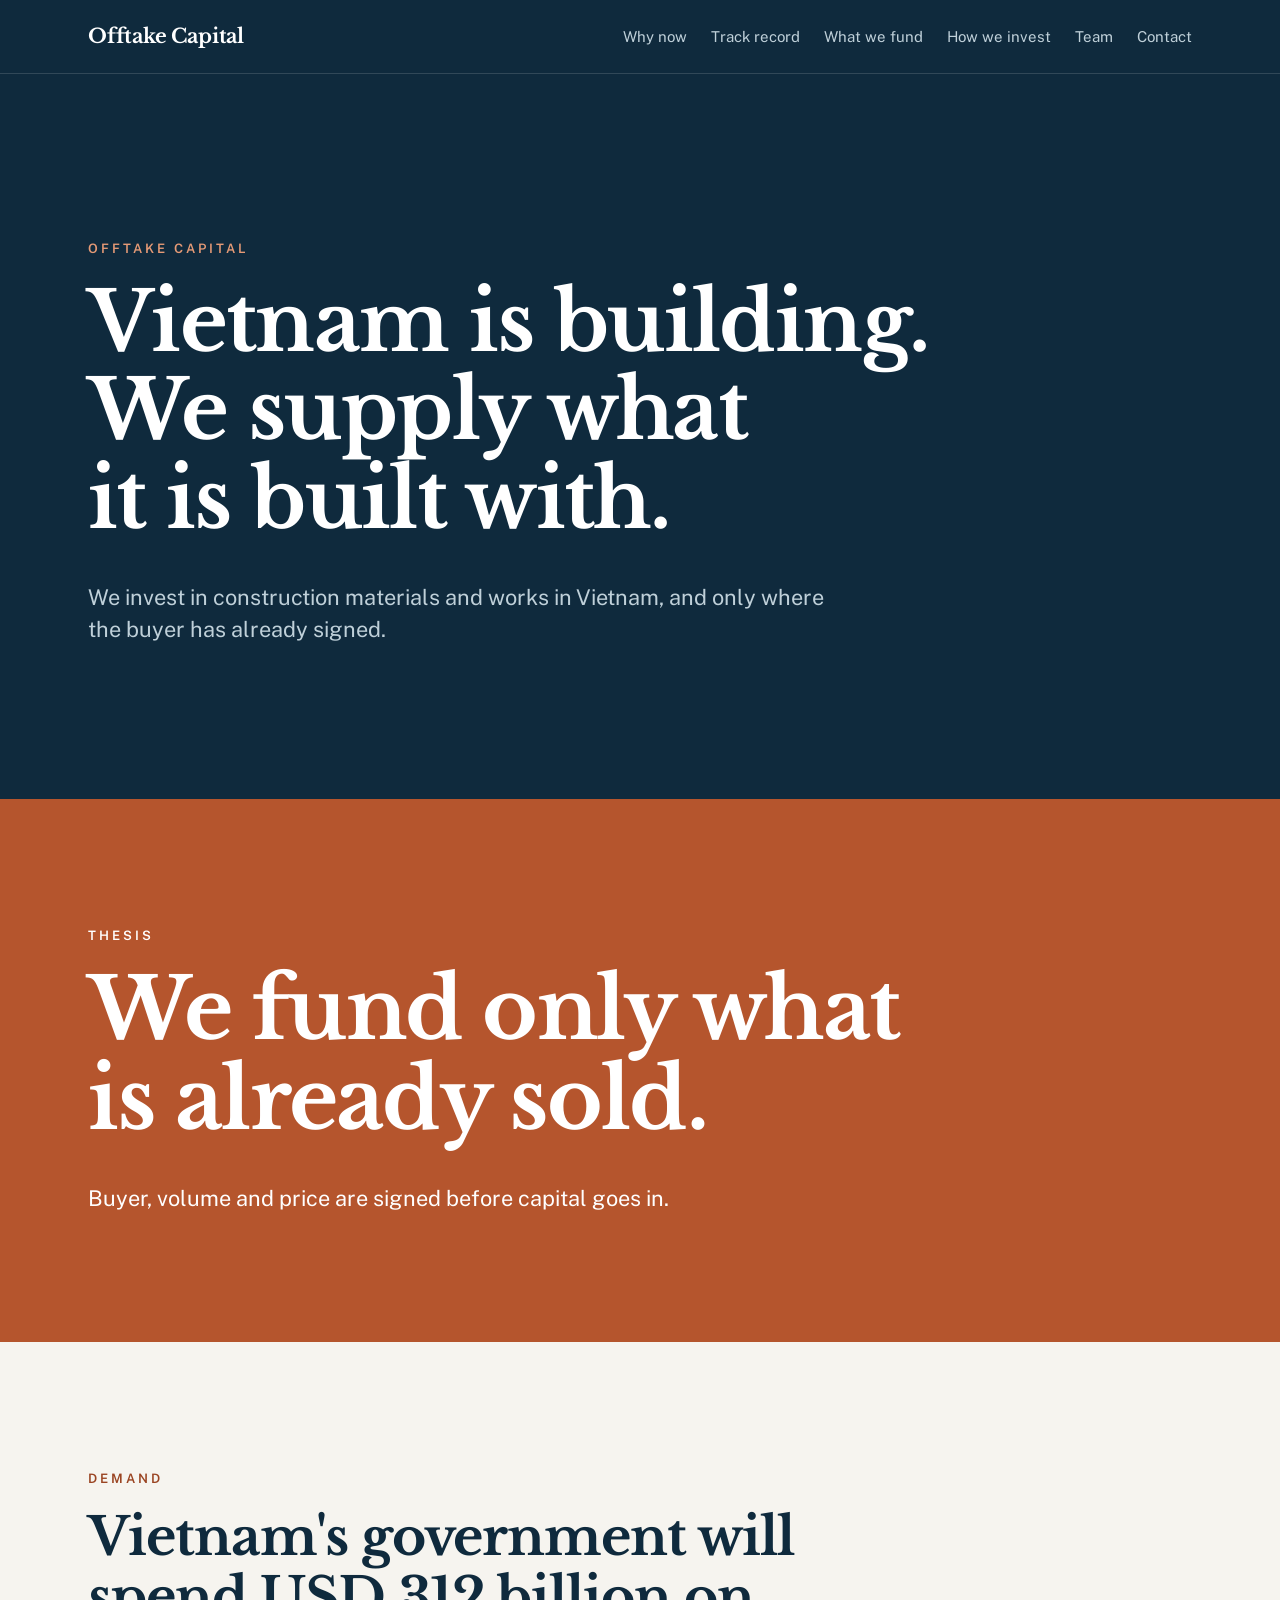
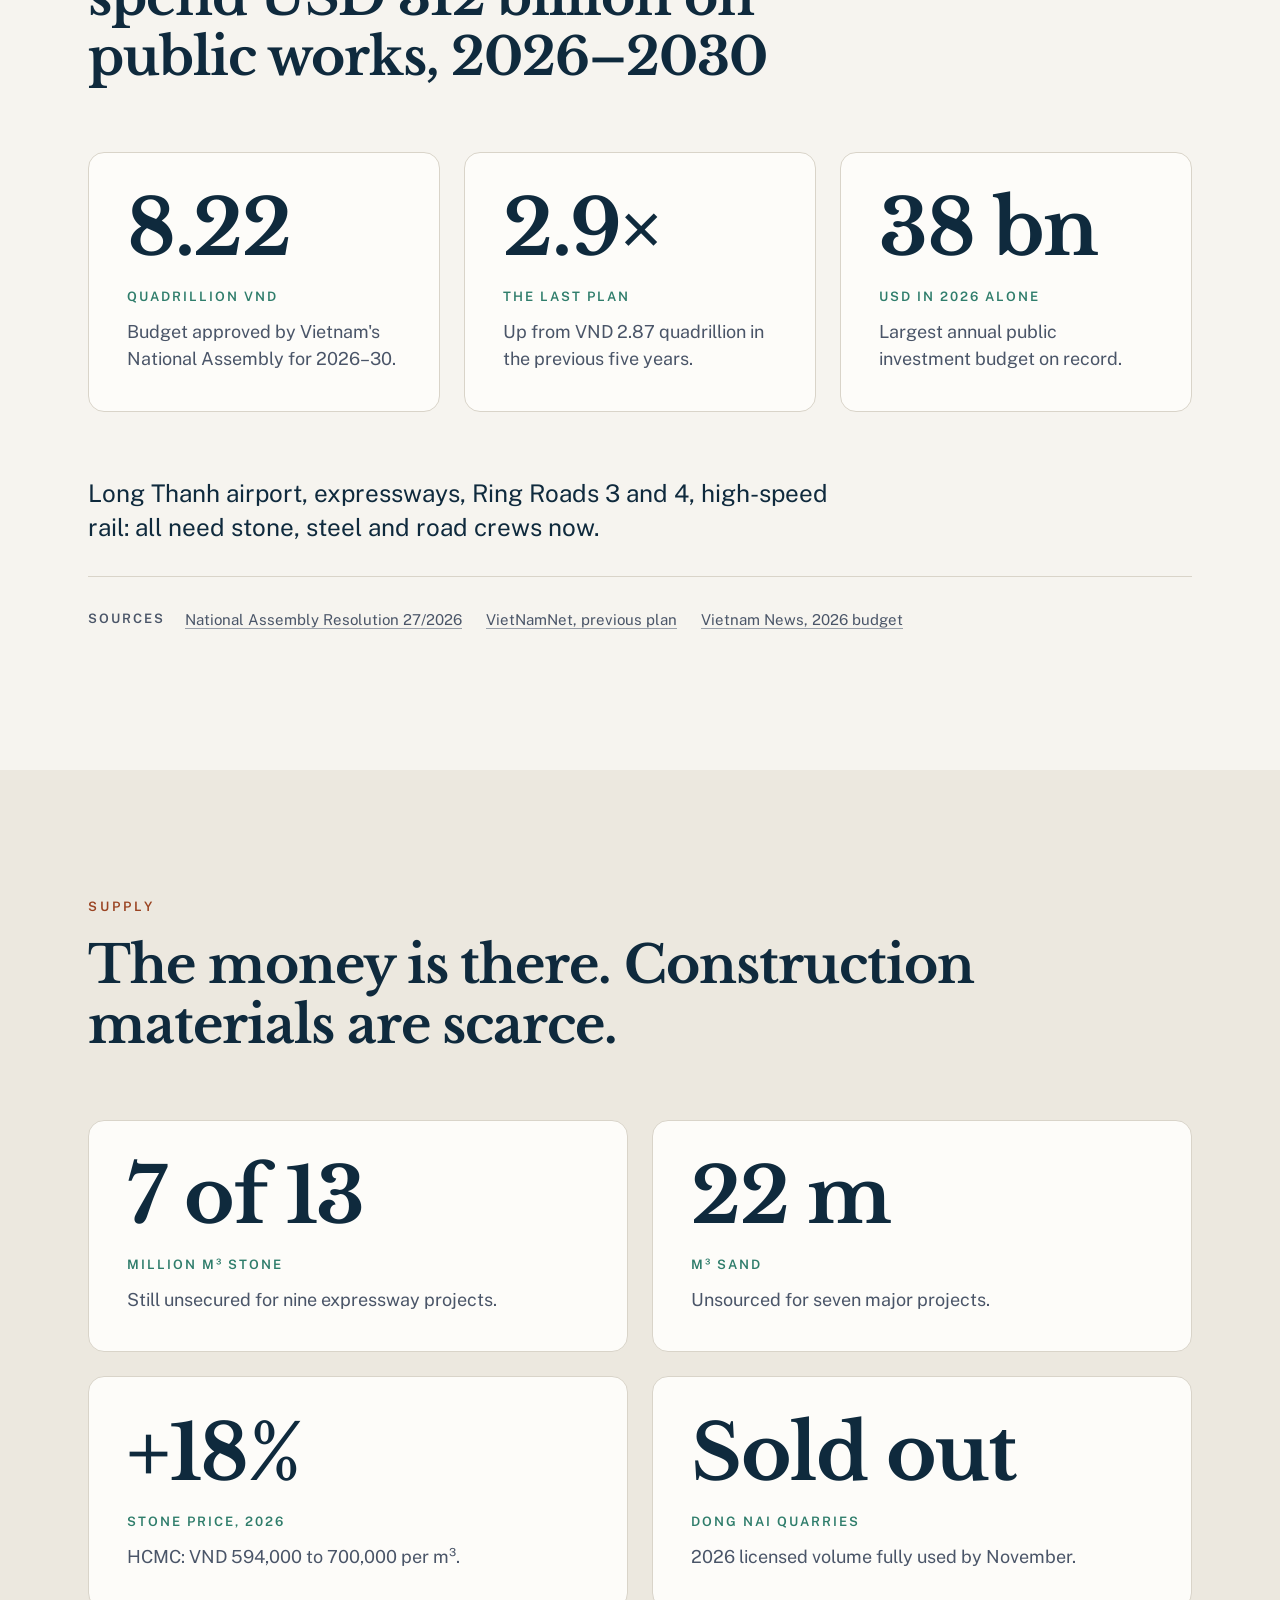
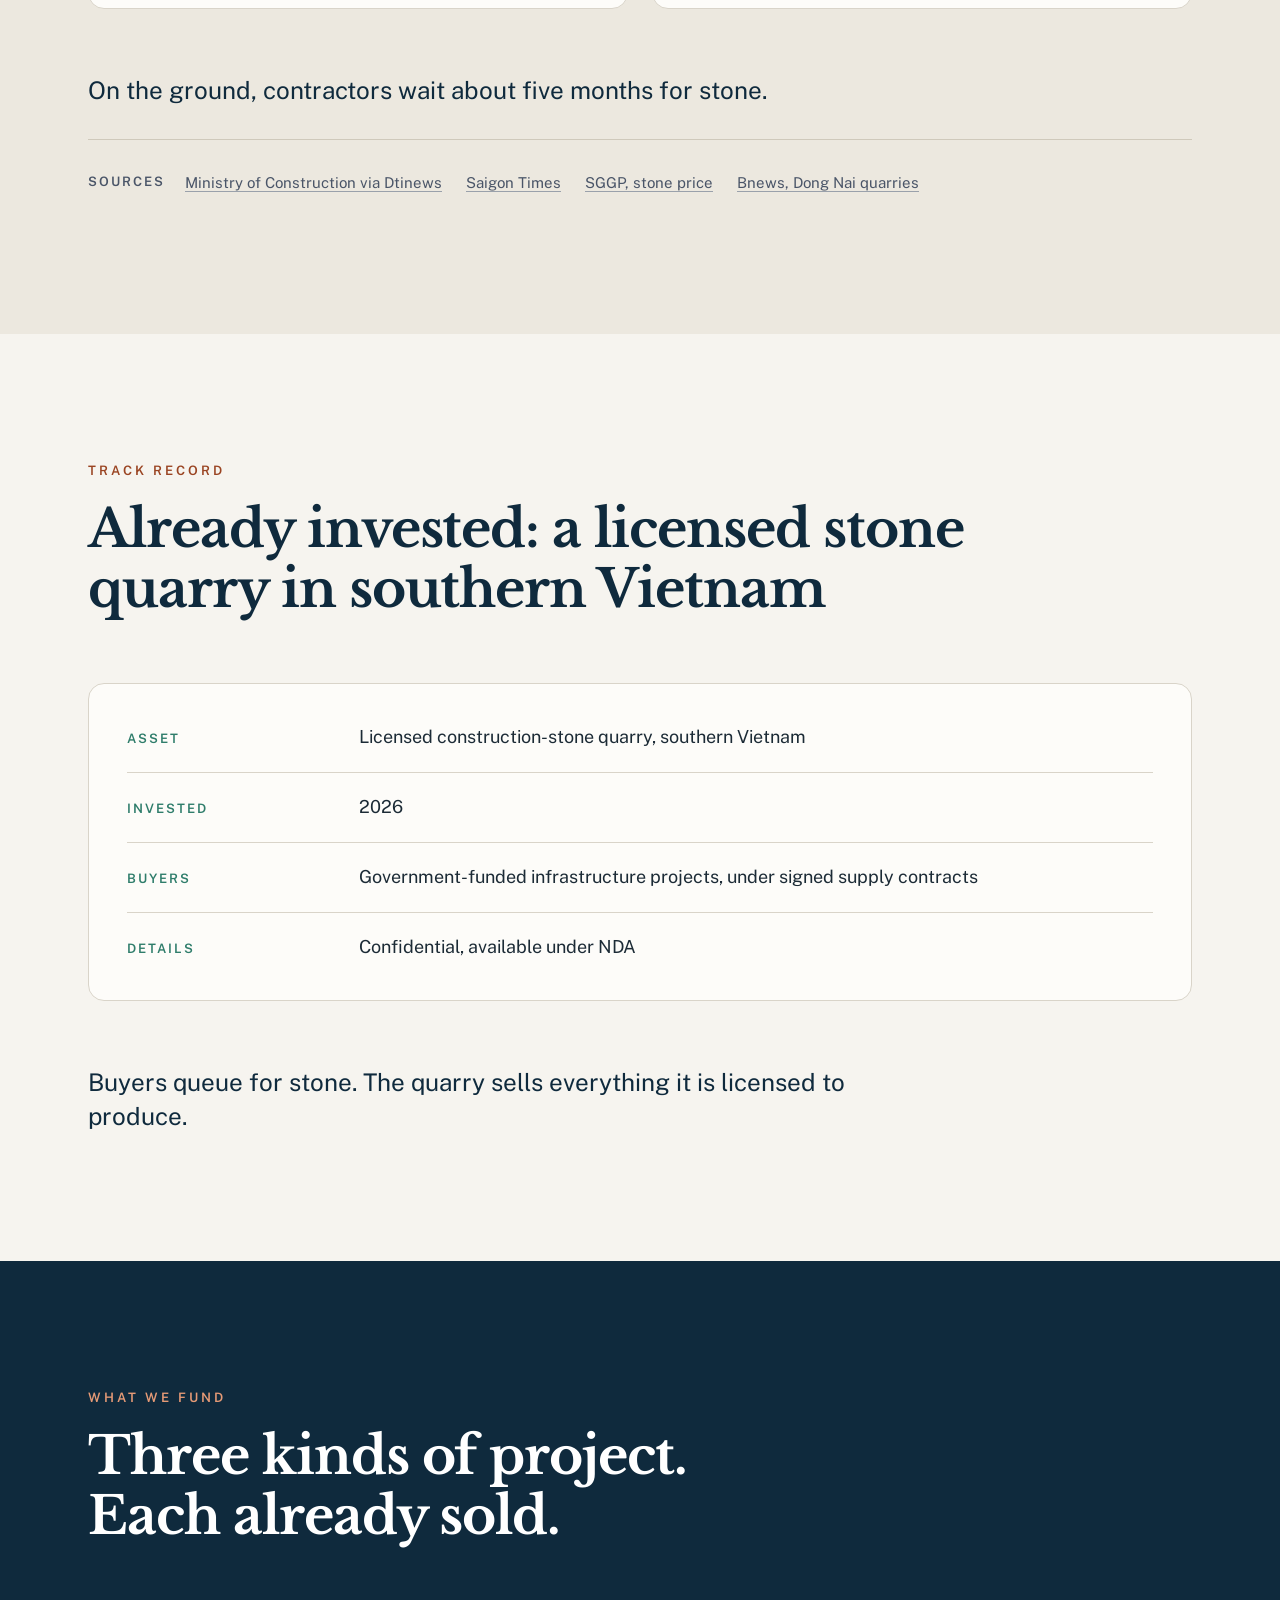
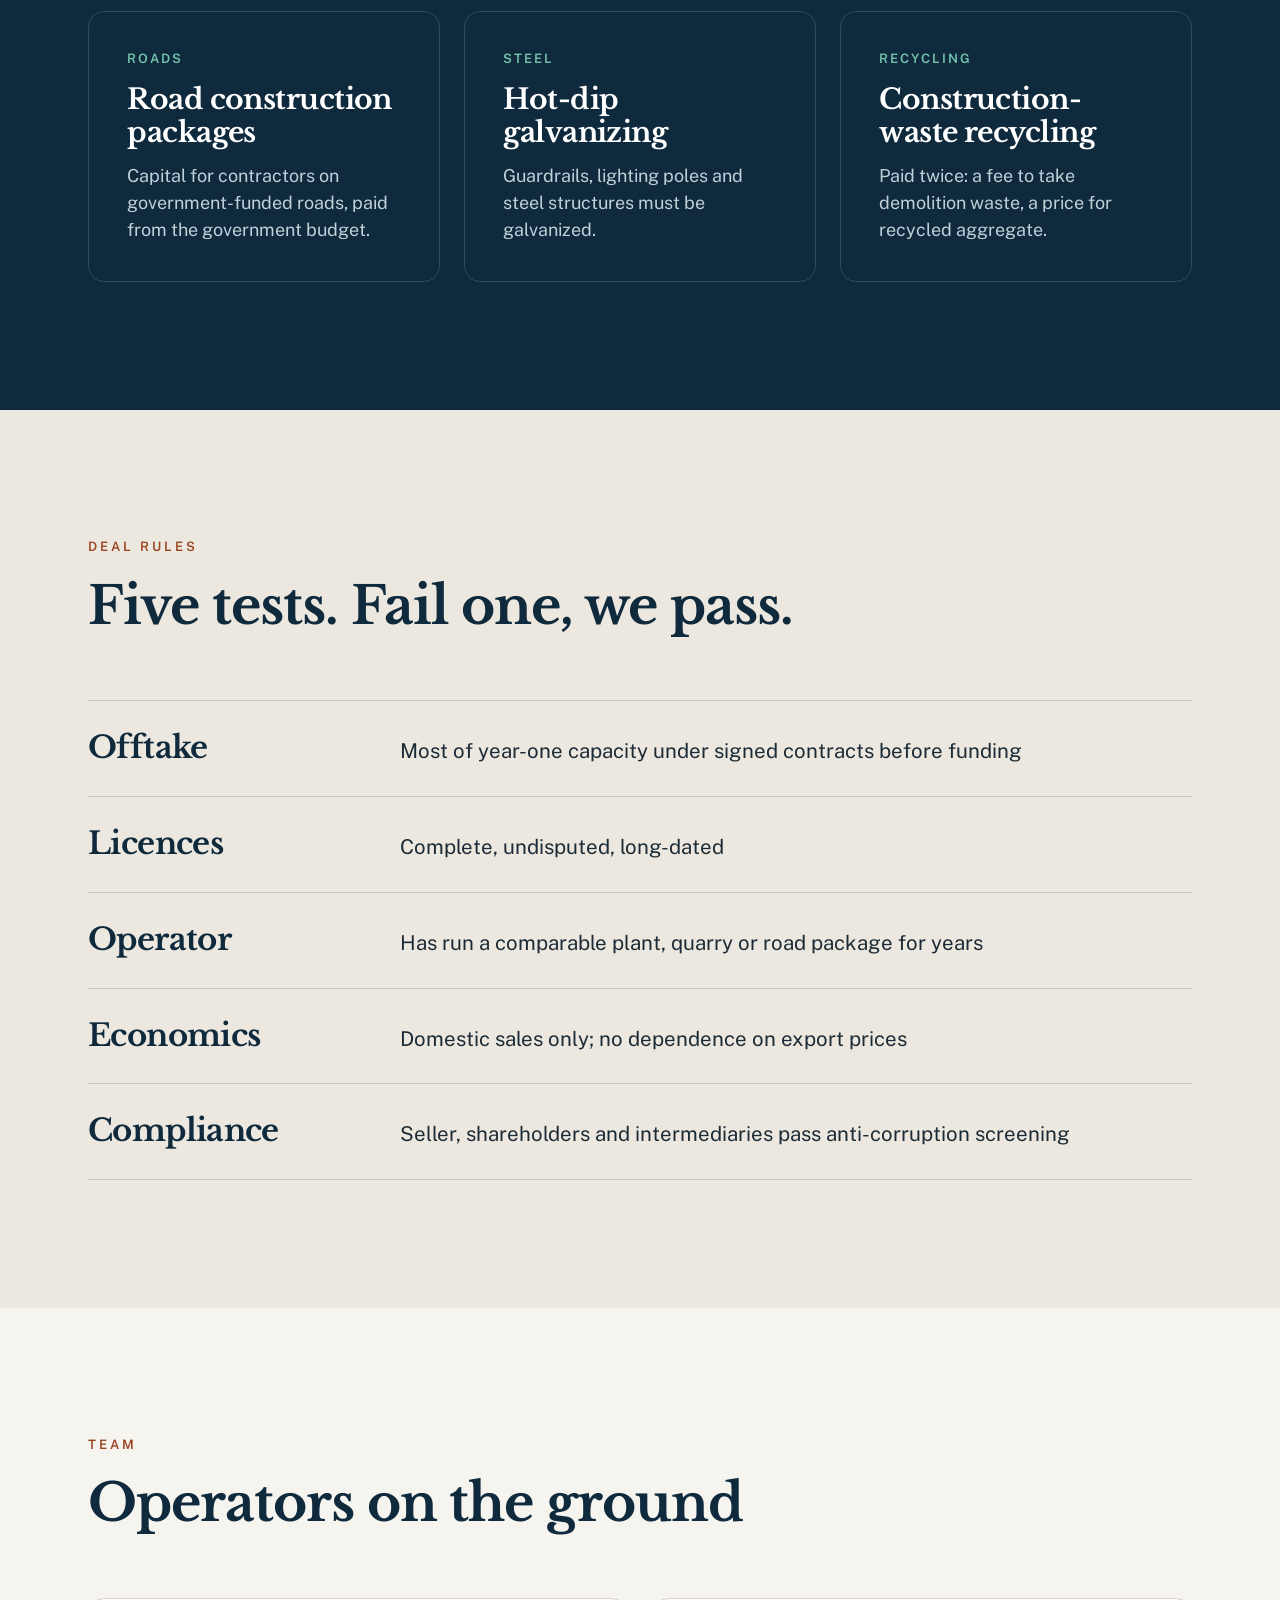
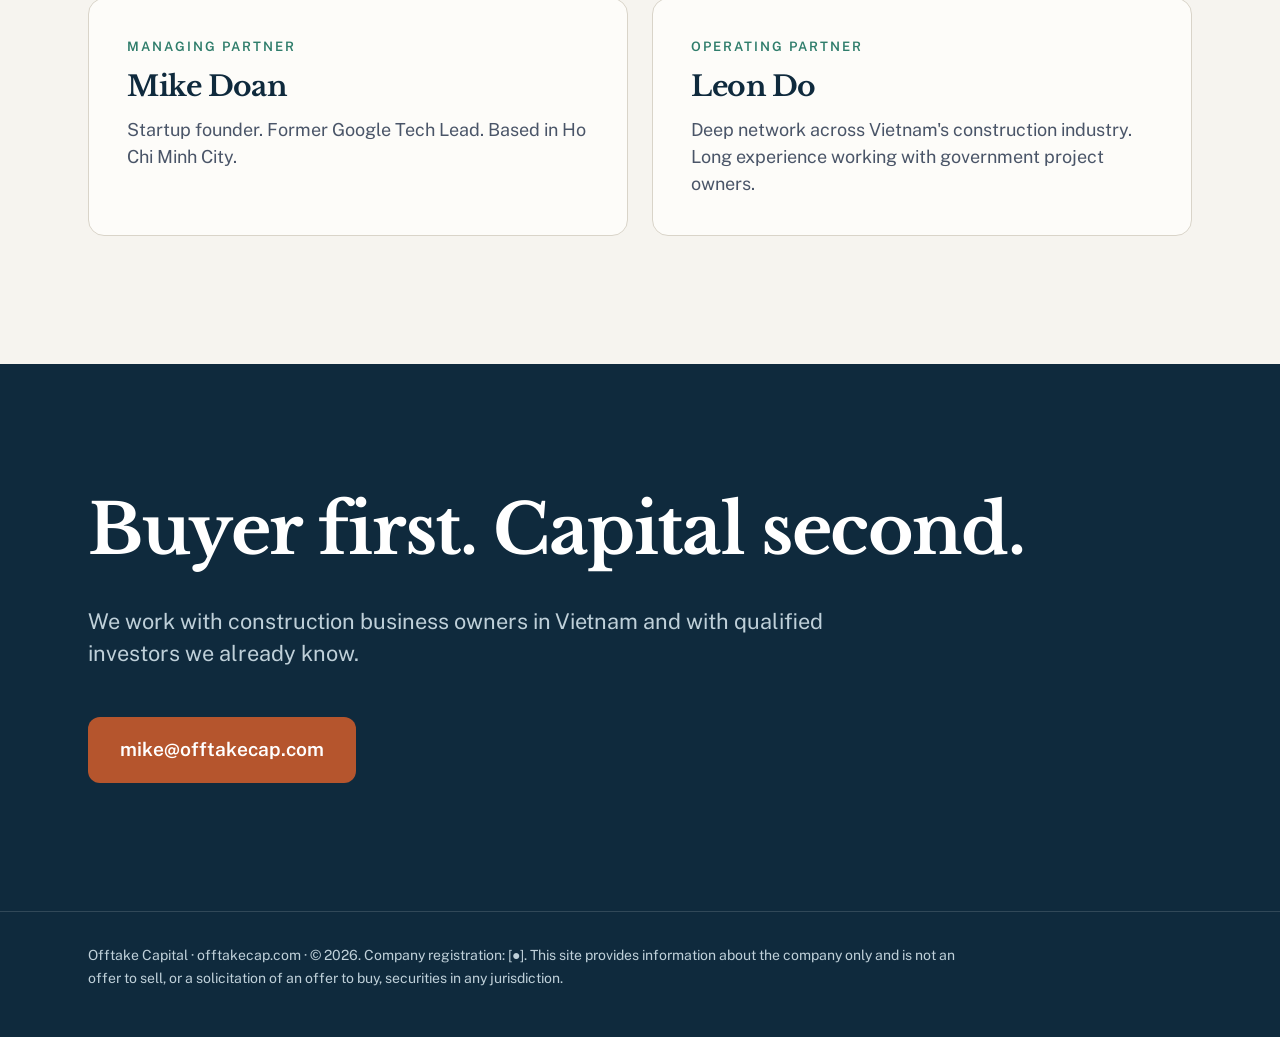
<file: site/index.html>
<!doctype html>
<html lang="en">
<head>
  <meta charset="utf-8">
  <meta name="viewport" content="width=device-width, initial-scale=1">
  <title>Offtake Capital — Vietnam construction materials, already sold</title>
  <meta name="description" content="Offtake Capital invests in Vietnam's construction supply chain, only where the buyer has already signed.">
  <meta name="theme-color" content="#0F2A3D">

  <link rel="canonical" href="https://offtakecap.com/">

  <meta property="og:type" content="website">
  <meta property="og:site_name" content="Offtake Capital">
  <meta property="og:title" content="Offtake Capital — Vietnam construction materials, already sold">
  <meta property="og:description" content="Offtake Capital invests in Vietnam's construction supply chain, only where the buyer has already signed.">
  <meta property="og:url" content="https://offtakecap.com/">
  <meta property="og:image" content="https://offtakecap.com/og.png">
  <meta property="og:image:width" content="1200">
  <meta property="og:image:height" content="630">
  <meta property="og:locale" content="en_US">
  <meta name="twitter:card" content="summary_large_image">
  <meta name="twitter:title" content="Offtake Capital — Vietnam construction materials, already sold">
  <meta name="twitter:description" content="Offtake Capital invests in Vietnam's construction supply chain, only where the buyer has already signed.">
  <meta name="twitter:image" content="https://offtakecap.com/og.png">

  <link rel="icon" href="favicon.svg" type="image/svg+xml">
  <link rel="preconnect" href="https://fonts.googleapis.com">
  <link rel="preconnect" href="https://fonts.gstatic.com" crossorigin>
  <link rel="stylesheet" href="https://fonts.googleapis.com/css2?family=Libre+Baskerville:wght@700&family=Public+Sans:wght@400;600&display=swap">
  <link rel="stylesheet" href="styles.css">
</head>
<body>
  <a class="skip" href="#main">Skip to content</a>

  <header class="site-header">
    <div class="wrap header-row">
      <a class="brand" href="#top">Offtake Capital</a>
      <button class="menu-toggle" type="button" aria-expanded="false" aria-controls="site-nav">Menu</button>
      <nav id="site-nav" aria-label="Primary">
        <ul class="nav">
          <li><a href="#why-now">Why now</a></li>
          <li><a href="#track-record">Track record</a></li>
          <li><a href="#what-we-fund">What we fund</a></li>
          <li><a href="#how-we-invest">How we invest</a></li>
          <li><a href="#team">Team</a></li>
          <li><a href="#contact">Contact</a></li>
        </ul>
      </nav>
    </div>
  </header>
  <script src="app.js"></script>

  <main id="main" tabindex="-1">

    <section class="band navy hero" id="top" aria-labelledby="hero-h">
      <div class="wrap rise">
        <p class="eyebrow">Offtake Capital</p>
        <h1 id="hero-h"><span>Vietnam is building.</span> <span>We supply what it is built with.</span></h1>
        <p class="lede">We invest in construction materials and works in Vietnam, and only where the buyer has already signed.</p>
      </div>
    </section>

    <section class="band clay statement" id="thesis" aria-labelledby="thesis-h">
      <div class="wrap">
        <p class="eyebrow">Thesis</p>
        <h2 id="thesis-h">We fund only what is already sold.</h2>
        <p class="lede">Buyer, volume and price are signed before capital goes in.</p>
      </div>
    </section>

    <section class="band paper" id="why-now" aria-labelledby="demand-h">
      <div class="wrap">
        <p class="eyebrow">Demand</p>
        <h2 id="demand-h">Vietnam's government will spend USD 312 billion on public works, 2026–2030</h2>
        <ul class="cards cols-3">
          <li class="card stat">
            <p class="num">8.22</p>
            <p class="label">Quadrillion VND</p>
            <p class="note">Budget approved by Vietnam's National Assembly for 2026–30.</p>
          </li>
          <li class="card stat">
            <p class="num">2.9×</p>
            <p class="label">The last plan</p>
            <p class="note">Up from VND 2.87 quadrillion in the previous five years.</p>
          </li>
          <li class="card stat">
            <p class="num">38 bn</p>
            <p class="label">USD in 2026 alone</p>
            <p class="note">Largest annual public investment budget on record.</p>
          </li>
        </ul>
        <p class="line">Long Thanh airport, expressways, Ring Roads 3 and 4, high-speed rail: all need stone, steel and road crews now.</p>
        <div class="sources">
          <h3>Sources</h3>
          <ul>
            <li><a href="https://vietnamnews.vn/economy/1780952/national-assembly-adopts-medium-term-public-investment-plan-for-2026-30.html">National Assembly Resolution 27/2026</a></li>
            <li><a href="https://vietnamnet.vn/en/quality-over-quantity-vietnam-shifts-to-fewer-but-bigger-development-projects-2507426.html">VietNamNet, previous plan</a></li>
            <li><a href="https://vietnamnews.vn/economy/1797959/unlocking-more-than-38-billion-in-public-investment-to-drive-growth.html">Vietnam News, 2026 budget</a></li>
          </ul>
        </div>
      </div>
    </section>

    <section class="band paper-2" id="supply" aria-labelledby="supply-h">
      <div class="wrap">
        <p class="eyebrow">Supply</p>
        <h2 id="supply-h">The money is there. Construction materials are scarce.</h2>
        <ul class="cards cols-2">
          <li class="card stat">
            <p class="num">7 of 13</p>
            <p class="label">Million m³ stone</p>
            <p class="note">Still unsecured for nine expressway projects.</p>
          </li>
          <li class="card stat">
            <p class="num">22 m</p>
            <p class="label">m³ sand</p>
            <p class="note">Unsourced for seven major projects.</p>
          </li>
          <li class="card stat">
            <p class="num">+18%</p>
            <p class="label">Stone price, 2026</p>
            <p class="note">HCMC: VND 594,000 to 700,000 per m³.</p>
          </li>
          <li class="card stat">
            <p class="num">Sold out</p>
            <p class="label">Dong Nai quarries</p>
            <p class="note">2026 licensed volume fully used by November.</p>
          </li>
        </ul>
        <p class="line">On the ground, contractors wait about five months for stone.</p>
        <div class="sources">
          <h3>Sources</h3>
          <ul>
            <li><a href="https://dtinews.dantri.com.vn/print/20260615161110120.htm">Ministry of Construction via Dtinews</a></li>
            <li><a href="https://news.tuoitre.vn/saigontimes/expressway-projects-face-severe-shortages-of-construction-materials-105552937.htm">Saigon Times</a></li>
            <li><a href="https://en.sggp.org.vn/ho-chi-minh-city-projects-struggle-as-material-prices-surge-post126733.html">SGGP, stone price</a></li>
            <li><a href="https://bnews.vn/day-nhanh-thi-cong-3-du-an-giao-thong-ket-noi-san-bay-long-thanh/444258.html">Bnews, Dong Nai quarries</a></li>
          </ul>
        </div>
      </div>
    </section>

    <section class="band paper" id="track-record" aria-labelledby="track-h">
      <div class="wrap">
        <p class="eyebrow">Track record</p>
        <h2 id="track-h">Already invested: a licensed stone quarry in southern Vietnam</h2>
        <dl class="rows card">
          <div><dt>Asset</dt><dd>Licensed construction-stone quarry, southern Vietnam</dd></div>
          <div><dt>Invested</dt><dd>2026</dd></div>
          <div><dt>Buyers</dt><dd>Government-funded infrastructure projects, under signed supply contracts</dd></div>
          <div><dt>Details</dt><dd>Confidential, available under NDA</dd></div>
        </dl>
        <p class="line">Buyers queue for stone. The quarry sells everything it is licensed to produce.</p>
      </div>
    </section>

    <section class="band navy" id="what-we-fund" aria-labelledby="fund-h">
      <div class="wrap">
        <p class="eyebrow">What we fund</p>
        <h2 id="fund-h">Three kinds of project. Each already sold.</h2>
        <ul class="cards cols-3">
          <li class="card">
            <p class="label">Roads</p>
            <h3>Road construction packages</h3>
            <p class="note">Capital for contractors on government-funded roads, paid from the government budget.</p>
          </li>
          <li class="card">
            <p class="label">Steel</p>
            <h3>Hot-dip galvanizing</h3>
            <p class="note">Guardrails, lighting poles and steel structures must be galvanized.</p>
          </li>
          <li class="card">
            <p class="label">Recycling</p>
            <h3>Construction-waste recycling</h3>
            <p class="note">Paid twice: a fee to take demolition waste, a price for recycled aggregate.</p>
          </li>
        </ul>
      </div>
    </section>

    <section class="band paper-2" id="how-we-invest" aria-labelledby="rules-h">
      <div class="wrap">
        <p class="eyebrow">Deal rules</p>
        <h2 id="rules-h">Five tests. Fail one, we pass.</h2>
        <dl class="rows tests">
          <div><dt>Offtake</dt><dd>Most of year-one capacity under signed contracts before funding</dd></div>
          <div><dt>Licences</dt><dd>Complete, undisputed, long-dated</dd></div>
          <div><dt>Operator</dt><dd>Has run a comparable plant, quarry or road package for years</dd></div>
          <div><dt>Economics</dt><dd>Domestic sales only; no dependence on export prices</dd></div>
          <div><dt>Compliance</dt><dd>Seller, shareholders and intermediaries pass anti-corruption screening</dd></div>
        </dl>
      </div>
    </section>

    <section class="band paper" id="team" aria-labelledby="team-h">
      <div class="wrap">
        <p class="eyebrow">Team</p>
        <h2 id="team-h">Operators on the ground</h2>
        <ul class="cards cols-2">
          <li class="card">
            <p class="label">Managing Partner</p>
            <h3>Mike Doan</h3>
            <p class="note">Startup founder. Former Google Tech Lead. Based in Ho Chi Minh City.</p>
          </li>
          <li class="card">
            <p class="label">Operating Partner</p>
            <h3>Leon Do</h3>
            <p class="note">Deep network across Vietnam's construction industry. Long experience working with government project owners.</p>
          </li>
        </ul>
      </div>
    </section>

    <section class="band navy closing" id="contact" aria-labelledby="contact-h">
      <div class="wrap">
        <h2 id="contact-h">Buyer first. Capital second.</h2>
        <p class="lede">We work with construction business owners in Vietnam and with qualified investors we already know.</p>
        <a class="button" href="mailto:mike@offtakecap.com">mike@offtakecap.com</a>
      </div>
    </section>

  </main>

  <footer class="site-footer">
    <div class="wrap">
      <p>Offtake Capital · offtakecap.com · © 2026. Company registration: [●]. This site provides information about the company only and is not an offer to sell, or a solicitation of an offer to buy, securities in any jurisdiction.</p>
    </div>
  </footer>
</body>
</html>
</file>
<file: site/styles.css>
/* Offtake Capital */

:root {
  --navy: #0F2A3D;
  --ink: #1C2B36;
  --paper: #F6F4EF;
  --paper-2: #ECE8DF;
  --clay: #B5552D;
  --moss: #2F7D6B;
  --soft: #4A5568;
  --soft-on-navy: #BFD0D9;
  --rule: #D9D4C9;
  --rule-on-navy: rgba(255, 255, 255, .14);
  --card: #FDFCF9;

  /* Small text needs 4.5:1. Clay and moss as given fall short on some
     backgrounds, so small labels use these same-hue tones instead. */
  --clay-text: #9A4422;        /* eyebrows on paper and paper-2 */
  --clay-text-on-navy: #E59A76; /* eyebrows on navy */
  --moss-text-on-navy: #74C4AE; /* card labels on navy */

  --serif: "Libre Baskerville", Georgia, serif;
  --sans: "Public Sans", Arial, sans-serif;

  --gutter: clamp(16px, 5vw, 48px);
  --band: clamp(72px, 10vw, 144px);
}

*, *::before, *::after { box-sizing: border-box; }

html {
  -webkit-text-size-adjust: 100%;
  text-size-adjust: 100%;
  scroll-padding-top: 72px;
}

body {
  margin: 0;
  background: var(--paper);
  color: var(--ink);
  font-family: var(--sans);
  font-size: clamp(18px, 1.4vw, 20px);
  line-height: 1.55;
  -webkit-font-smoothing: antialiased;
}

h1, h2, h3, p, ul, dl, dd { margin: 0; }
ul { padding: 0; list-style: none; }

a { color: inherit; }

:focus-visible {
  outline: 3px solid var(--focus, var(--navy));
  outline-offset: 3px;
  border-radius: 2px;
}
main:focus { outline: none; }

.wrap {
  width: 100%;
  max-width: 1200px;
  margin: 0 auto;
  padding: 0 var(--gutter);
}

/* Skip link */
.skip {
  position: absolute;
  left: 16px;
  top: -100px;
  z-index: 20;
  padding: 12px 16px;
  background: var(--card);
  color: var(--navy);
  font-weight: 600;
  border-radius: 8px;
}
.skip:focus { top: 12px; }

/* Header */
.site-header {
  --focus: #fff;
  position: sticky;
  top: 0;
  z-index: 10;
  background: var(--navy);
  color: #fff;
  border-bottom: 1px solid var(--rule-on-navy);
}
.header-row {
  display: flex;
  flex-wrap: wrap;
  align-items: center;
  justify-content: space-between;
  gap: 0 32px;
  padding-top: 8px;
  padding-bottom: 8px;
}
.brand {
  font-family: var(--serif);
  font-weight: 700;
  font-size: 20px;
  letter-spacing: -.01em;
  text-decoration: none;
  padding: 9px 0;
}
.nav {
  display: flex;
  flex-wrap: wrap;
  gap: 0 24px;
  font-size: 15px;
}
.nav a {
  display: inline-block;
  padding: 12px 0;
  color: var(--soft-on-navy);
  text-decoration: none;
}
.nav a:hover { color: #fff; text-decoration: underline; text-underline-offset: 5px; }

.menu-toggle {
  display: none;
  min-height: 44px;
  padding: 0 18px;
  background: transparent;
  border: 1px solid var(--rule-on-navy);
  border-radius: 10px;
  color: #fff;
  font: 600 15px/1 var(--sans);
  cursor: pointer;
}
.menu-toggle[aria-expanded="true"] { background: rgba(255, 255, 255, .1); }

/* Phones: links sit behind the Menu button (only when the script has loaded) */
@media (max-width: 899px) {
  .js .menu-toggle { display: inline-block; }
  .js #site-nav { display: none; flex-basis: 100%; }
  .js #site-nav.open { display: block; max-height: calc(100vh - 66px); max-height: calc(100dvh - 66px); overflow-y: auto; }
  .js .nav { display: block; margin-top: 8px; font-size: 17px; }
  .js .nav a {
    display: block;
    padding: 12px 0;
    border-top: 1px solid var(--rule-on-navy);
    color: #fff;
  }
}
@media (min-width: 900px) {
  .header-row { padding-top: 12px; padding-bottom: 12px; }
}

/* Bands */
.band { padding: var(--band) 0; }
.paper { background: var(--paper); }
.paper-2 { background: var(--paper-2); }
.navy { background: var(--navy); color: #fff; --focus: #fff; }
.clay { background: var(--clay); color: #fff; --focus: #fff; }

.eyebrow {
  margin-bottom: 20px;
  font-size: 13px;
  font-weight: 600;
  line-height: 1.4;
  letter-spacing: 3px;
  text-transform: uppercase;
  color: var(--clay-text);
}
.navy .eyebrow { color: var(--clay-text-on-navy); }
.clay .eyebrow { color: #fff; }

h1, h2, h3, .num {
  font-family: var(--serif);
  font-weight: 700;
  letter-spacing: -.02em;
  text-wrap: balance;
}
h1 {
  font-size: clamp(38px, 6.4vw, 88px);
  line-height: 1.08;
  max-width: 13em;
}
h1 span { display: block; }
h2 {
  font-size: clamp(30px, 4.2vw, 52px);
  line-height: 1.15;
  max-width: 19em;
  color: var(--navy);
}
.navy h2, .clay h2 { color: #fff; }
.statement h2 {
  font-size: clamp(40px, 6.6vw, 96px);
  line-height: 1.06;
  max-width: 11em;
}
.closing h2 { font-size: clamp(36px, 5.4vw, 72px); line-height: 1.1; }

.lede {
  margin-top: clamp(24px, 3vw, 40px);
  max-width: 34em;
  font-size: clamp(19px, 1.7vw, 24px);
  line-height: 1.45;
}
.navy .lede { color: var(--soft-on-navy); }

.hero { padding: clamp(56px, 13vw, 184px) 0 clamp(72px, 12vw, 168px); }

/* Cards */
.cards {
  display: grid;
  gap: 20px;
  margin-top: clamp(40px, 5vw, 64px);
}
.card {
  padding: clamp(24px, 3vw, 40px);
  background: var(--card);
  border: 1px solid var(--rule);
  border-radius: 16px;
}
.navy .card { background: transparent; border-color: var(--rule-on-navy); }

@media (min-width: 720px) {
  .cols-2 { grid-template-columns: repeat(2, 1fr); }
}
@media (min-width: 900px) {
  .cols-3 { grid-template-columns: repeat(3, 1fr); }
  .cards { gap: 24px; }
}

.num {
  font-size: clamp(52px, 6vw, 84px);
  line-height: 1;
  color: var(--navy);
  white-space: nowrap;
}
.label {
  font-size: 13px;
  font-weight: 600;
  line-height: 1.4;
  letter-spacing: 2px;
  text-transform: uppercase;
  color: var(--moss);
}
.num + .label { margin-top: 20px; }
.navy .label { color: var(--moss-text-on-navy); }
.card h3 {
  margin-top: 14px;
  font-size: clamp(24px, 2.2vw, 30px);
  line-height: 1.2;
  color: var(--navy);
}
.navy .card h3 { color: #fff; }
.note {
  margin-top: 12px;
  font-size: 18px;
  line-height: 1.5;
  color: var(--soft);
}
.navy .note { color: var(--soft-on-navy); }

.line {
  margin-top: clamp(40px, 5vw, 64px);
  max-width: 32em;
  font-size: clamp(20px, 1.9vw, 26px);
  line-height: 1.4;
  color: var(--navy);
}

/* Sources */
.sources {
  display: flex;
  flex-wrap: wrap;
  gap: 4px 20px;
  margin-top: 32px;
  padding-top: 20px;
  border-top: 1px solid var(--rule);
  font-size: 15px;
  color: var(--soft);
}
.paper-2 .sources { border-top-color: #CFC9BB; }
.sources h3 {
  font-family: var(--sans);
  font-size: 13px;
  font-weight: 600;
  letter-spacing: 2px;
  text-transform: uppercase;
  line-height: 44px;
}
.sources ul { display: flex; flex-wrap: wrap; gap: 0 24px; }
.sources a {
  display: inline-block;
  padding: 11px 0;
  text-decoration: underline;
  text-underline-offset: 3px;
  text-decoration-color: #9AA1AB;
}
.sources a:hover { color: var(--navy); text-decoration-color: currentColor; }

/* Rows: track record and deal rules */
.rows { margin-top: clamp(40px, 5vw, 64px); }
.rows > div {
  display: grid;
  gap: 4px 32px;
  padding: 20px 0;
  border-top: 1px solid var(--rule);
}
.rows > div:first-child { border-top: 0; padding-top: 0; }
.rows > div:last-child { padding-bottom: 0; }
.rows dt {
  font-size: 13px;
  font-weight: 600;
  letter-spacing: 2px;
  text-transform: uppercase;
  line-height: 2;
  color: var(--moss);
}
.rows dd { color: var(--ink); }

.tests > div { border-top-color: #CFC9BB; padding: 28px 0; }
.tests > div:first-child { border-top: 1px solid #CFC9BB; padding-top: 28px; }
.tests > div:last-child { border-bottom: 1px solid #CFC9BB; padding-bottom: 28px; }
.tests dt {
  font-family: var(--serif);
  font-size: clamp(24px, 2.4vw, 32px);
  font-weight: 700;
  letter-spacing: -.02em;
  text-transform: none;
  line-height: 1.2;
  color: var(--navy);
}
.tests dd { font-size: clamp(18px, 1.6vw, 22px); }

@media (min-width: 720px) {
  .rows > div { grid-template-columns: 200px 1fr; align-items: baseline; }
  .tests > div { grid-template-columns: 280px 1fr; }
}

/* Contact */
.button {
  display: inline-block;
  margin-top: clamp(32px, 4vw, 48px);
  padding: 18px 32px;
  background: var(--clay);
  color: #fff;
  font-size: clamp(18px, 1.5vw, 20px);
  font-weight: 600;
  text-decoration: none;
  border-radius: 12px;
  overflow-wrap: anywhere;
}
.button:hover { background: #9A4422; }
@media (max-width: 479px) {
  .button { display: block; padding: 18px 16px; text-align: center; }
}

/* Footer */
.site-footer {
  --focus: #fff;
  padding: 32px 0 48px;
  background: var(--navy);
  border-top: 1px solid var(--rule-on-navy);
  color: var(--soft-on-navy);
  font-size: 14px;
  line-height: 1.6;
}
.site-footer p { max-width: 62em; }

/* Motion */
@media (prefers-reduced-motion: no-preference) {
  html { scroll-behavior: smooth; }
  .rise { animation: rise .7s ease-out both; }
  @keyframes rise {
    from { opacity: 0; transform: translateY(16px); }
    to { opacity: 1; transform: none; }
  }
}
</file>
